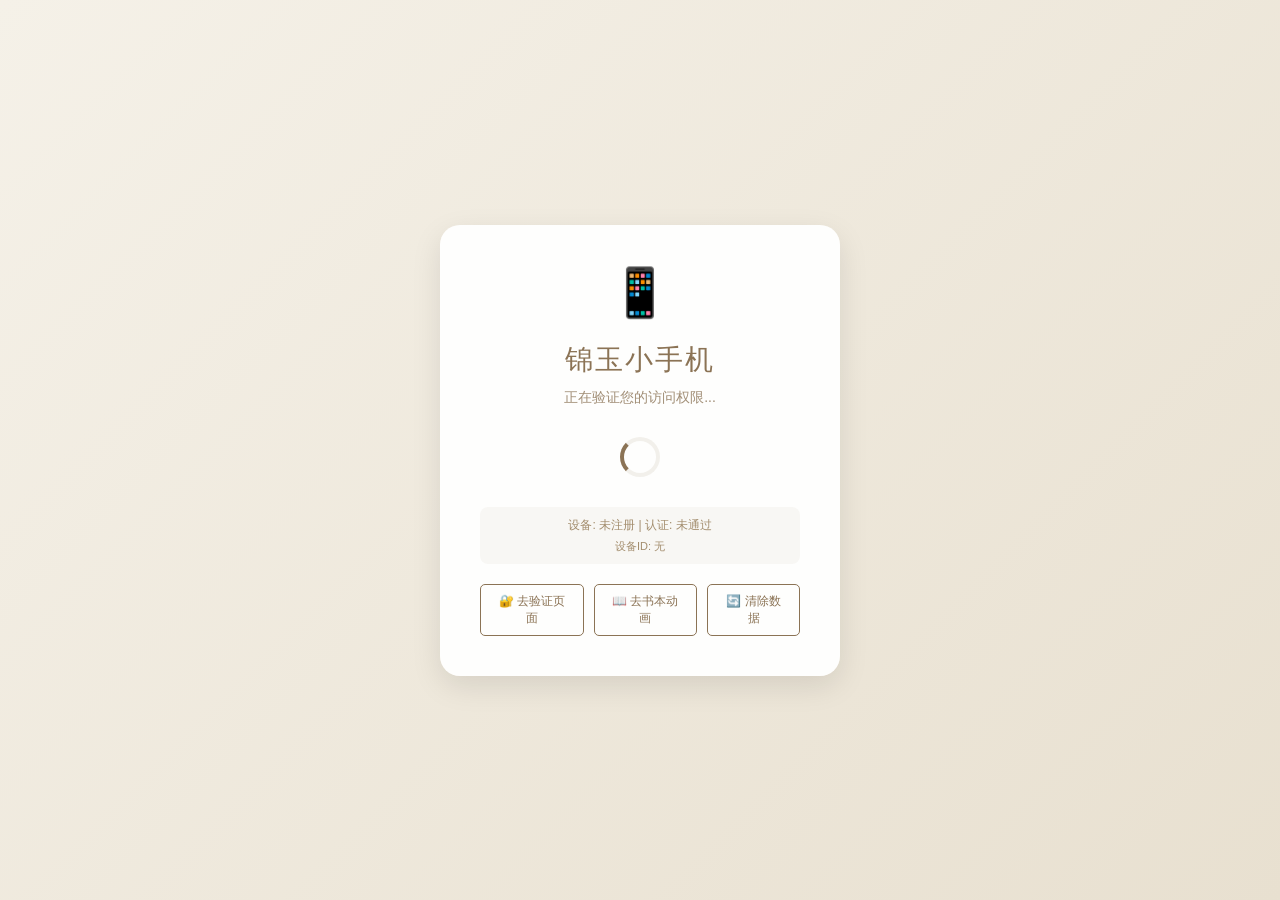
<file: index.html>
<!DOCTYPE html>
<html lang="zh-CN">
<head>
    <meta charset="UTF-8">
    <meta name="viewport" content="width=device-width, initial-scale=1.0">
    <title>锦玉小手机</title>
    <style>

    
    /* 去掉所有点击时的蓝色框框 */
    * {
        outline: none;
        -webkit-tap-highlight-color: transparent;
        -webkit-user-select: none;  /* 防止长按选中文字 */
        -moz-user-select: none;
        -ms-user-select: none;
        user-select: none;
    }
    
    /* 去掉按钮点击时的默认样式 */
    button, a, div {
        -webkit-tap-highlight-color: rgba(0,0,0,0);
        -webkit-touch-callout: none;  /* 防止长按弹出菜单 */
    }



        * {
            margin: 0;
            padding: 0;
            box-sizing: border-box;
        }
        
        body {
            background: linear-gradient(135deg, #f5f1e8 0%, #e8e0d0 100%);
            height: 100vh;
            display: flex;
            justify-content: center;
            align-items: center;
            font-family: 'Microsoft YaHei', sans-serif;
            color: #8b7355;
        }
        
        .loading-container {
            text-align: center;
            padding: 40px;
            background: rgba(255, 255, 255, 0.95);
            border-radius: 20px;
            box-shadow: 0 10px 30px rgba(0, 0, 0, 0.1);
            max-width: 400px;
            width: 90%;
        }
        
        .logo {
            font-size: 48px;
            margin-bottom: 20px;
            animation: float 3s ease-in-out infinite;
        }
        
        @keyframes float {
            0%, 100% { transform: translateY(0); }
            50% { transform: translateY(-10px); }
        }
        
        h1 {
            font-size: 28px;
            font-weight: 300;
            margin-bottom: 10px;
            letter-spacing: 2px;
        }
        
        p {
            font-size: 14px;
            opacity: 0.8;
            margin-bottom: 5px;
        }
        
        .spinner {
            border: 4px solid rgba(139, 115, 85, 0.1);
            border-left-color: #8b7355;
            border-radius: 50%;
            width: 40px;
            height: 40px;
            animation: spin 1s linear infinite;
            margin: 30px auto;
        }
        
        @keyframes spin {
            to { transform: rotate(360deg); }
        }
        
        .status-info {
            font-size: 12px;
            color: #a38d6d;
            margin-top: 20px;
            padding: 10px;
            background: rgba(139, 115, 85, 0.05);
            border-radius: 8px;
        }
        
        .manual-buttons {
            margin-top: 20px;
            display: flex;
            gap: 10px;
            justify-content: center;
        }
        
        .manual-btn {
            padding: 8px 16px;
            border: 1px solid #8b7355;
            background: transparent;
            color: #8b7355;
            border-radius: 5px;
            cursor: pointer;
            font-size: 12px;
            transition: all 0.3s;
        }
        
        .manual-btn:hover {
            background: rgba(139, 115, 85, 0.1);
        }
    </style>
</head>
<body>
    <div class="loading-container">
        <div class="logo">📱</div>
        <h1>锦玉小手机</h1>
        <p>正在验证您的访问权限...</p>
        
        <div class="spinner"></div>
        
        <div class="status-info">
            <div id="statusText">检查认证状态...</div>
            <div id="deviceInfo" style="margin-top: 5px; font-size: 11px;"></div>
        </div>
        
        <!-- 手动操作按钮（开发用） -->
        <div class="manual-buttons">
            <button class="manual-btn" onclick="goToAuth()">🔐 去验证页面</button>
            <button class="manual-btn" onclick="goToBook()">📖 去书本动画</button>
            <button class="manual-btn" onclick="clearData()">🔄 清除数据</button>
        </div>
    </div>
    
    <script>
        // 智能跳转逻辑
        function checkAndRedirect() {
            console.log('🔍 开始检查认证状态...');
            
            const deviceId = localStorage.getItem('jy_device_id');
            const isVerified = localStorage.getItem('jy_is_verified') === 'true';
            const qualificationCode = localStorage.getItem('jy_qualification_code');
            
            // 更新状态显示
            document.getElementById('statusText').textContent = 
                `设备: ${deviceId ? '已注册' : '未注册'} | 认证: ${isVerified ? '已通过' : '未通过'}`;
            
            document.getElementById('deviceInfo').textContent = 
                `设备ID: ${deviceId ? deviceId.substring(0, 8) + '...' : '无'}`;
            
            console.log('认证状态:', { deviceId, isVerified, qualificationCode });
            
            // 判断逻辑
            if (!deviceId || !isVerified || !qualificationCode) {
                // 情况1：未认证 → 去验证页面
                console.log('➡️ 跳转到验证页面 auth.html');
                setTimeout(() => {
                    window.location.href = 'auth.html';
                }, 1500);
            } else {
                // 情况2：已认证 → 去书本动画
                console.log('➡️ 跳转到书本动画 book.html');
                setTimeout(() => {
                    window.location.href = 'book.html';
                }, 1500);
            }
        }
        
        // 手动跳转函数（开发用）
        function goToAuth() {
            console.log('手动跳转到验证页面');
            window.location.href = 'auth.html';
        }
        
        function goToBook() {
            console.log('手动跳转到书本动画');
            window.location.href = 'book.html';
        }
        
        function clearData() {
            if (confirm('确定要清除所有本地数据吗？')) {
                localStorage.clear();
                console.log('数据已清除，刷新页面');
                location.reload();
            }
        }
        
        // 页面加载后启动检查
        window.addEventListener('load', function() {
            console.log('🚀 主入口页面加载完成');
            
            // 显示当前URL信息
            console.log('当前URL:', window.location.href);
            
            // 延迟执行检查，让用户看到加载动画
            setTimeout(checkAndRedirect, 800);
            
            // 3秒后强制检查（防止卡住）
            setTimeout(checkAndRedirect, 3000);
        });
    </script>
</body>
</html>
</file>
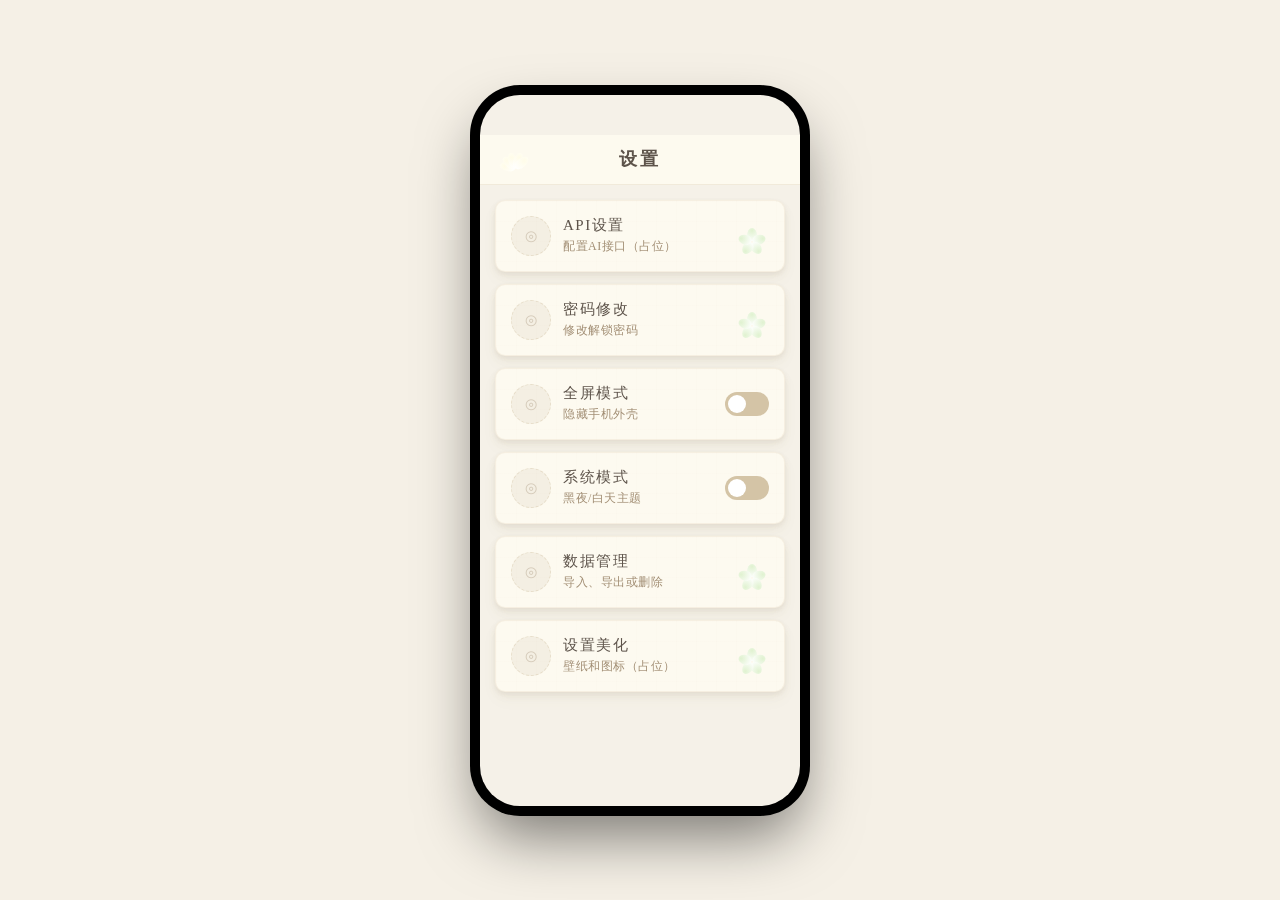
<file: dev/settings-dev.html>
<!DOCTYPE html>
<html lang="zh-CN">
<head>
<meta charset="UTF-8">
<meta name="viewport" content="width=device-width, initial-scale=1.0">
<title>设置 - 锦玉小手机</title>
<style>
* {
    margin: 0;
    padding: 0;
    box-sizing: border-box;
}

body {
    background: #f5f0e6;
    display: flex;
    justify-content: center;
    align-items: center;
    min-height: 100vh;
    margin: 0;
    font-family: 'STKaiti', '楷体', 'KaiTi', serif;
    transition: background 0.3s;
}

.phone-frame {
    width: 320px;
    height: 711px;
    background: #000;
    border-radius: 40px;
    box-shadow: 0 0 0 10px #000, 0 30px 60px rgba(0,0,0,0.5);
    overflow: hidden;
    position: relative;
    transition: all 0.3s;
}

.phone-screen {
    width: 100%;
    height: 100%;
    background: #f5f1e8;
    overflow: hidden;
    display: flex;
    flex-direction: column;
    padding-top: 40px;
    position: relative;
    box-sizing: border-box;
}

/* 顶部标题栏 */
.header {
    width: 100%;
    height: 50px;
    background: rgba(253, 250, 240, 0.95);
    backdrop-filter: blur(10px);
    padding: 0 15px;
    box-sizing: border-box;
    display: flex;
    align-items: center;
    border-bottom: 0.5px solid rgba(212, 196, 166, 0.3);
    position: sticky;
    top: 0;
    z-index: 100;
}

/* 栀子花返回按钮 */
.back-btn {
    width: 40px;
    height: 40px;
    background: transparent;
    border: none;
    cursor: pointer;
    display: flex;
    align-items: center;
    justify-content: center;
    border-radius: 50%;
    transition: 0.2s;
    padding: 0;
}

.back-btn:hover {
    background: rgba(139, 115, 85, 0.1);
}

.gardenia {
    position: relative;
    width: 35px;
    height: 35px;
}

.gardenia .petal {
    position: absolute;
    width: 9px;
    height: 16px;
    background: radial-gradient(circle at 50% 30%, #FFFCE8, #FFFFFF);
    border-radius: 50% 50% 50% 50% / 60% 60% 40% 40%;
    transform-origin: bottom center;
    top: 10px;
    left: 13px;
}

.gardenia .petal:nth-child(1) { transform: rotate(-80deg); }
.gardenia .petal:nth-child(2) { transform: rotate(-50deg); }
.gardenia .petal:nth-child(3) { transform: rotate(-20deg); }
.gardenia .petal:nth-child(4) { transform: rotate(20deg); }
.gardenia .petal:nth-child(5) { transform: rotate(50deg); }

.back-btn:hover .gardenia {
    animation: rotate-gardenia 0.6s ease;
}

@keyframes rotate-gardenia {
    0%, 100% { transform: rotate(0deg); }
    50% { transform: rotate(-15deg); }
}

.header-title {
    flex: 1;
    text-align: center;
    font-size: 18px;
    font-weight: 600;
    color: #5d534a;
    letter-spacing: 3px;
    margin-right: 40px;
}

/* 设置容器 */
.settings-container {
    width: 100%;
    padding: 15px;
    box-sizing: border-box;
    flex: 1;
    overflow-y: auto;
    overflow-x: hidden;
    position: relative;
}

/* 隐藏默认滚动条 */
.settings-container::-webkit-scrollbar {
    width: 12px;
    background: transparent;
}

.settings-container::-webkit-scrollbar-thumb {
    background: transparent;
}

/* 功能卡片 */
.envelope-card {
    width: 100%;
    margin: 0 0 12px 0;
    padding: 15px;
    box-sizing: border-box;
    background: #FDFAF0;
    border: 0.5px solid rgba(212, 196, 166, 0.2);
    border-radius: 10px;
    box-shadow: 
        0 2px 4px rgba(139, 115, 85, 0.08),
        0 4px 8px rgba(139, 115, 85, 0.06),
        0 8px 16px rgba(139, 115, 85, 0.04);
    display: flex;
    align-items: center;
    gap: 12px;
    cursor: pointer;
    transition: all 0.3s cubic-bezier(0.4, 0, 0.2, 1);
    background-image: 
        linear-gradient(rgba(212,196,166,0.02) 1px, transparent 1px),
        linear-gradient(90deg, rgba(212,196,166,0.02) 1px, transparent 1px);
    background-size: 20px 20px;
}

.envelope-card.expandable:hover {
    transform: translateY(-4px);
    box-shadow: 
        0 4px 8px rgba(139, 115, 85, 0.12),
        0 8px 16px rgba(139, 115, 85, 0.08),
        0 16px 32px rgba(139, 115, 85, 0.06);
}

.envelope-card.expandable:hover .seal-area {
    animation: swing 0.5s ease;
}

@keyframes swing {
    0%, 100% { transform: rotate(0deg); }
    25% { transform: rotate(-5deg); }
    50% { transform: rotate(5deg); }
    75% { transform: rotate(-3deg); }
}

/* 印章区域 */
.seal-area {
    width: 40px;
    height: 40px;
    min-width: 40px;
    background: rgba(139, 115, 85, 0.08);
    border-radius: 50%;
    border: 1px dashed rgba(212, 196, 166, 0.4);
    display: flex;
    align-items: center;
    justify-content: center;
    font-size: 18px;
    color: rgba(139, 115, 85, 0.3);
    transition: transform 0.3s ease;
}

/* 内容区 */
.content-area {
    flex: 1;
}

.title {
    font-size: 15px;
    color: #5d534a;
    font-weight: 500;
    margin-bottom: 3px;
    letter-spacing: 1.5px;
}

.desc {
    font-size: 12px;
    color: #8b7355;
    opacity: 0.8;
    letter-spacing: 0.5px;
}

/* 春兰装饰区域 */
.arrow-area {
    width: 35px;
    height: 35px;
    min-width: 35px;
    display: flex;
    align-items: center;
    justify-content: center;
    position: relative;
}

.spring-orchid {
    position: relative;
    width: 35px;
    height: 35px;
}

.orchid-petal {
    position: absolute;
    width: 10px;
    height: 13px;
    background: radial-gradient(circle at 50% 20%, #E0F2D0, #FFFFFF);
    border-radius: 50% 50% 50% 50% / 60% 60% 40% 40%;
    transform-origin: bottom center;
    top: 11px;
    left: 12.5px;
}

.orchid-petal:nth-child(1) { transform: rotate(0deg) translateY(-1px); }
.orchid-petal:nth-child(2) { transform: rotate(72deg) translateY(-1px); }
.orchid-petal:nth-child(3) { transform: rotate(144deg) translateY(-1px); }
.orchid-petal:nth-child(4) { transform: rotate(216deg) translateY(-1px); }
.orchid-petal:nth-child(5) { transform: rotate(288deg) translateY(-1px); }

.envelope-card:hover .spring-orchid {
    animation: rotate-spring 0.8s ease;
}

@keyframes rotate-spring {
    0%, 100% { transform: rotate(0deg); }
    50% { transform: rotate(20deg); }
}

/* 有开关的卡片 */
.envelope-card.has-switch {
    cursor: default;
}

.envelope-card.has-switch:hover {
    transform: none;
}

/* 开关样式 */
.switch {
    position: relative;
    width: 44px;
    height: 24px;
}

.switch input {
    opacity: 0;
    width: 0;
    height: 0;
}

.slider {
    position: absolute;
    cursor: pointer;
    top: 0;
    left: 0;
    right: 0;
    bottom: 0;
    background-color: #d4c4a6;
    transition: 0.3s;
    border-radius: 24px;
}

.slider:before {
    position: absolute;
    content: "";
    height: 18px;
    width: 18px;
    left: 3px;
    bottom: 3px;
    background-color: white;
    transition: 0.3s;
    border-radius: 50%;
}

input:checked + .slider {
    background-color: #8b7355;
}

input:checked + .slider:before {
    transform: translateX(20px);
}

/* 展开面板 */
.detail-panel {
    width: calc(100% - 52px);
    margin: -5px 0 12px 52px;
    padding: 12px;
    box-sizing: border-box;
    background: rgba(245, 241, 232, 0.6);
    border-radius: 8px;
    border-left: 2px solid #d4c4a6;
    display: none;
}

.detail-panel.show {
    display: block;
    animation: slideDown 0.3s ease;
}

@keyframes slideDown {
    from {
        opacity: 0;
        transform: translateY(-10px);
    }
    to {
        opacity: 1;
        transform: translateY(0);
    }
}

.detail-panel input,
.detail-panel select {
    width: 100%;
    padding: 10px;
    margin-bottom: 8px;
    border: 1px solid #d4c4a6;
    border-radius: 6px;
    background: #fff;
    font-family: 'STKaiti', '楷体', 'KaiTi', serif;
    font-size: 13px;
    color: #5d534a;
    box-sizing: border-box;
}

.detail-panel button {
    width: 100%;
    padding: 10px;
    margin-bottom: 8px;
    background: #8b7355;
    color: #fff;
    border: none;
    border-radius: 6px;
    font-family: 'STKaiti', '楷体', 'KaiTi', serif;
    font-size: 14px;
    cursor: pointer;
    transition: 0.2s;
    letter-spacing: 1px;
    box-sizing: border-box;
}

.detail-panel button:last-child {
    margin-bottom: 0;
}

.detail-panel button:hover {
    background: #9C8B7A;
}

.detail-panel button.danger {
    background: #C97C5D;
}

.detail-panel button.danger:hover {
    background: #B36B4D;
}

.detail-panel button:disabled {
    opacity: 0.5;
    cursor: not-allowed;
}

.detail-panel p {
    font-size: 11px;
    color: #8b7355;
    margin: 5px 0 0 0;
    text-align: center;
}

/* 回到顶部按钮 */
.scroll-to-top {
    position: fixed;
    right: 15px;
    bottom: 20px;
    width: 50px;
    height: 50px;
    background: rgba(253, 250, 240, 0.9);
    border-radius: 50%;
    display: flex;
    align-items: center;
    justify-content: center;
    cursor: pointer;
    opacity: 0;
    visibility: hidden;
    transition: all 0.3s ease;
    box-shadow: 0 4px 12px rgba(139, 115, 85, 0.2);
    z-index: 300;
}

.scroll-to-top.show {
    opacity: 1;
    visibility: visible;
}

.scroll-to-top:hover {
    transform: translateY(-3px);
    box-shadow: 0 6px 16px rgba(139, 115, 85, 0.3);
}

.scroll-to-top .narcissus {
    position: relative;
    width: 35px;
    height: 35px;
}

.scroll-to-top .narcissus .petal {
    position: absolute;
    width: 5px;
    height: 14px;
    background: radial-gradient(circle at 50% 30%, #FFFCE8, #FFFFFF);
    border-radius: 50% 50% 50% 50% / 60% 60% 40% 40%;
    transform-origin: bottom center;
    top: 10px;
    left: 15px;
}

.scroll-to-top .narcissus .petal:nth-child(1) { transform: rotate(-30deg) translateY(-1px); }
.scroll-to-top .narcissus .petal:nth-child(2) { transform: rotate(-15deg) translateY(-0.5px); }
.scroll-to-top .narcissus .petal:nth-child(3) { transform: rotate(0deg); }
.scroll-to-top .narcissus .petal:nth-child(4) { transform: rotate(15deg) translateY(-0.5px); }
.scroll-to-top .narcissus .petal:nth-child(5) { transform: rotate(30deg) translateY(-1px); }
.scroll-to-top .narcissus .petal:nth-child(6) { transform: rotate(0deg) translateY(-0.5px); }

/* 黑夜模式 */
body.dark-mode {
    background: #2a2a2a;
}

body.dark-mode .phone-frame {
    box-shadow: 0 0 0 10px #000, 0 30px 60px rgba(0,0,0,0.8);
}

body.dark-mode .phone-screen {
    background: #1a1a1a;
}

body.dark-mode .header {
    background: rgba(42, 42, 42, 0.95);
    border-bottom-color: rgba(255, 255, 255, 0.1);
}

body.dark-mode .header-title {
    color: #e0e0e0;
}

body.dark-mode .back-btn:hover {
    background: rgba(255, 255, 255, 0.1);
}

body.dark-mode .gardenia .petal {
    background: radial-gradient(circle at 50% 30%, #E0D8C0, #C0C0C0);
}

body.dark-mode .envelope-card {
    background: #2a2a2a;
    border-color: rgba(255, 255, 255, 0.1);
}

body.dark-mode .title {
    color: #e0e0e0;
}

body.dark-mode .desc {
    color: #b0b0b0;
}

body.dark-mode .seal-area {
    background: rgba(255, 255, 255, 0.05);
    border-color: rgba(255, 255, 255, 0.2);
    color: rgba(255, 255, 255, 0.3);
}

body.dark-mode .orchid-petal {
    background: radial-gradient(circle at 50% 20%, #C0D8B0, #A0A0A0);
}

body.dark-mode .scroll-to-top {
    background: rgba(42, 42, 42, 0.9);
}

body.dark-mode .scroll-to-top .narcissus .petal {
    background: radial-gradient(circle at 50% 30%, #4A4A3A, #6A6A6A);
}

body.dark-mode .detail-panel {
    background: rgba(42, 42, 42, 0.8);
    border-left-color: rgba(255, 255, 255, 0.2);
}

body.dark-mode .detail-panel input,
body.dark-mode .detail-panel select {
    background: #1a1a1a;
    border-color: rgba(255, 255, 255, 0.2);
    color: #e0e0e0;
}

body.dark-mode .detail-panel button {
    background: #5a5a5a;
}

body.dark-mode .detail-panel button:hover {
    background: #6a6a6a;
}

body.dark-mode .detail-panel button.danger {
    background: #8b4a3a;
}

body.dark-mode .detail-panel p {
    color: #b0b0b0;
}

/* 全屏模式 */
body.fullscreen-mode .phone-frame {
    width: 100vw !important;
    height: 100vh !important;
    border-radius: 0 !important;
    box-shadow: none !important;
}
</style>
</head>
<body>

<!-- 手机外壳 -->
<div class="phone-frame">
    <!-- 手机屏幕 -->
    <div class="phone-screen">
        
        <!-- 顶部标题栏 -->
        <div class="header">
            <button class="back-btn" onclick="goBack()">
                <div class="gardenia">
                    <div class="petal"></div>
                    <div class="petal"></div>
                    <div class="petal"></div>
                    <div class="petal"></div>
                    <div class="petal"></div>
                </div>
            </button>
            <div class="header-title">设置</div>
        </div>
        
        <!-- 设置内容 -->
        <div class="settings-container">
            
            <!-- 1. API设置（占位） -->
            <div class="envelope-card expandable">
                <div class="seal-area">⊙</div>
                <div class="content-area">
                    <div class="title">API设置</div>
                    <div class="desc">配置AI接口（占位）</div>
                </div>
                <div class="arrow-area spring-orchid">
                    <div class="orchid-petal"></div>
                    <div class="orchid-petal"></div>
                    <div class="orchid-petal"></div>
                    <div class="orchid-petal"></div>
                    <div class="orchid-petal"></div>
                </div>
            </div>
            <div class="detail-panel">
                <input type="text" placeholder="API Key" disabled>
                <input type="text" placeholder="API 地址" disabled>
                <select disabled>
                    <option>模型选择</option>
                </select>
                <button disabled>测试连接</button>
                <p>此功能暂未开放</p>
            </div>

            <!-- 2. 密码修改 -->
            <div class="envelope-card expandable">
                <div class="seal-area">⊙</div>
                <div class="content-area">
                    <div class="title">密码修改</div>
                    <div class="desc">修改解锁密码</div>
                </div>
                <div class="arrow-area spring-orchid">
                    <div class="orchid-petal"></div>
                    <div class="orchid-petal"></div>
                    <div class="orchid-petal"></div>
                    <div class="orchid-petal"></div>
                    <div class="orchid-petal"></div>
                </div>
            </div>
            <div class="detail-panel">
                <input type="password" id="oldPassword" placeholder="输入旧密码">
                <input type="password" id="newPassword" placeholder="输入新密码">
                <input type="password" id="confirmPassword" placeholder="再次确认">
                <button onclick="changePassword()">保存密码</button>
            </div>

            <!-- 3. 全屏模式 -->
            <div class="envelope-card has-switch">
                <div class="seal-area">⊙</div>
                <div class="content-area">
                    <div class="title">全屏模式</div>
                    <div class="desc">隐藏手机外壳</div>
                </div>
                <label class="switch">
                    <input type="checkbox" id="fullscreenSwitch">
                    <span class="slider"></span>
                </label>
            </div>

            <!-- 4. 系统模式 -->
            <div class="envelope-card has-switch">
                <div class="seal-area">⊙</div>
                <div class="content-area">
                    <div class="title">系统模式</div>
                    <div class="desc">黑夜/白天主题</div>
                </div>
                <label class="switch">
                    <input type="checkbox" id="darkModeSwitch">
                    <span class="slider"></span>
                </label>
            </div>

            <!-- 5. 数据管理 -->
            <div class="envelope-card expandable">
                <div class="seal-area">⊙</div>
                <div class="content-area">
                    <div class="title">数据管理</div>
                    <div class="desc">导入、导出或删除</div>
                </div>
                <div class="arrow-area spring-orchid">
                    <div class="orchid-petal"></div>
                    <div class="orchid-petal"></div>
                    <div class="orchid-petal"></div>
                    <div class="orchid-petal"></div>
                    <div class="orchid-petal"></div>
                </div>
            </div>
            <div class="detail-panel">
                <button onclick="importData()">导入数据</button>
                <button onclick="exportData()">导出数据</button>
                <button onclick="deleteAllData()" class="danger">删除所有数据</button>
                <input type="file" id="importFile" accept=".json" style="display:none;">
            </div>

            <!-- 6. 设置美化（占位） -->
            <div class="envelope-card expandable">
                <div class="seal-area">⊙</div>
                <div class="content-area">
                    <div class="title">设置美化</div>
                    <div class="desc">壁纸和图标（占位）</div>
                </div>
                <div class="arrow-area spring-orchid">
                    <div class="orchid-petal"></div>
                    <div class="orchid-petal"></div>
                    <div class="orchid-petal"></div>
                    <div class="orchid-petal"></div>
                    <div class="orchid-petal"></div>
                </div>
            </div>
            <div class="detail-panel">
                <button disabled>更换壁纸</button>
                <button disabled>更换图标</button>
                <p>此功能暂未开放</p>
            </div>
            
        </div>
        
    </div>
</div>

<!-- 回到顶部按钮 -->
<div class="scroll-to-top" id="scrollToTop">
    <div class="narcissus">
        <div class="petal"></div>
        <div class="petal"></div>
        <div class="petal"></div>
        <div class="petal"></div>
        <div class="petal"></div>
        <div class="petal"></div>
    </div>
</div>

<script>
// 1. 展开/收起
document.querySelectorAll('.envelope-card.expandable').forEach(card => {card.addEventListener('click', function() {
        const panel = this.nextElementSibling;
        if (panel && panel.classList.contains('detail-panel')) {
            if (panel.classList.contains('show')) {
                panel.classList.remove('show');
                setTimeout(() => panel.style.display = 'none', 300);
            } else {
                panel.style.display = 'block';
                setTimeout(() => panel.classList.add('show'), 10);
            }
        }
    });
});

// 2. 密码修改
function changePassword() {
    const oldPwd = document.getElementById('oldPassword').value;
    const newPwd = document.getElementById('newPassword').value;
    const confirmPwd = document.getElementById('confirmPassword').value;
    
    const currentPwd = localStorage.getItem('password') || '1234';
    
    if (!oldPwd || !newPwd || !confirmPwd) {
        alert('请填写完整');
        return;
    }
    
    if (oldPwd !== currentPwd) {
        alert('旧密码错误');
        return;
    }
    
    if (newPwd !== confirmPwd) {
        alert('两次密码不一致');
        return;
    }
    
    if (newPwd.length !== 4 || !/^\d+$/.test(newPwd)) {
        alert('密码必须是4位数字');
        return;
    }
    
    localStorage.setItem('password', newPwd);
    alert('密码修改成功');
    
    document.getElementById('oldPassword').value = '';
    document.getElementById('newPassword').value = '';
    document.getElementById('confirmPassword').value = '';
}

// 3. 全屏模式
document.getElementById('fullscreenSwitch').addEventListener('change', function() {
    if (this.checked) {
        document.body.classList.add('fullscreen-mode');
        localStorage.setItem('fullscreen', 'true');
    } else {
        document.body.classList.remove('fullscreen-mode');
        localStorage.setItem('fullscreen', 'false');
    }
});

// 4. 黑夜模式
document.getElementById('darkModeSwitch').addEventListener('change', function() {
    if (this.checked) {
        document.body.classList.add('dark-mode');
        localStorage.setItem('darkMode', 'true');
    } else {
        document.body.classList.remove('dark-mode');
        localStorage.setItem('darkMode', 'false');
    }
});

// 5. 导出数据
function exportData() {
    const data = {};
    for (let key in localStorage) {
        if (localStorage.hasOwnProperty(key)) {
            data[key] = localStorage[key];
        }
    }
    data.exportTime = new Date().toISOString();
    
    const json = JSON.stringify(data, null, 2);
    const blob = new Blob([json], { type: 'application/json' });
    const url = URL.createObjectURL(blob);
    const a = document.createElement('a');
    a.href = url;
    a.download = '锦玉数据_' + new Date().toLocaleDateString().replace(/\//g, '-') + '.json';
    a.click();
    URL.revokeObjectURL(url);
    
    alert('数据导出成功');
}

// 6. 导入数据
function importData() {
    document.getElementById('importFile').click();
}

document.getElementById('importFile').addEventListener('change', function(e) {
    const file = e.target.files[0];
    if (!file) return;
    
    const reader = new FileReader();
    reader.onload = function(event) {
        try {
            const data = JSON.parse(event.target.result);
            
            if (confirm('确定导入数据吗？当前设置将被覆盖')) {
                for (let key in data) {
                    if (key !== 'exportTime') {
                        localStorage.setItem(key, data[key]);
                    }
                }
                alert('导入成功，即将刷新页面');
                location.reload();
            }
        } catch (err) {
            alert('文件格式错误');
        }
    };
    reader.readAsText(file);
    
    this.value = '';
});

// 7. 删除所有数据
function deleteAllData() {
    if (confirm('确定要删除所有数据吗？此操作不可恢复！')) {
        if (confirm('再次确认：真的要删除吗？')) {
            localStorage.clear();
            alert('数据已清除，即将刷新页面');
            location.reload();
        }
    }
}

// 8. 回到顶部按钮
const scrollToTopBtn = document.getElementById('scrollToTop');
const settingsContainer = document.querySelector('.settings-container');

if (scrollToTopBtn && settingsContainer) {
    // 监听滚动
    settingsContainer.addEventListener('scroll', function() {
        if (this.scrollTop > 100) {
            scrollToTopBtn.classList.add('show');
        } else {
            scrollToTopBtn.classList.remove('show');
        }
    });
    
    // 点击回到顶部
    scrollToTopBtn.addEventListener('click', function() {
        settingsContainer.scrollTo({
            top: 0,
            behavior: 'smooth'
        });
    });
}

// 9. 页面加载时恢复设置
window.addEventListener('load', function() {
    // 恢复全屏模式
    if (localStorage.getItem('fullscreen') === 'true') {
        document.body.classList.add('fullscreen-mode');
        document.getElementById('fullscreenSwitch').checked = true;
    }
    
    // 恢复黑夜模式
    if (localStorage.getItem('darkMode') === 'true') {
        document.body.classList.add('dark-mode');
        document.getElementById('darkModeSwitch').checked = true;
    }
});

// 10. 返回按钮
function goBack() {
    window.history.back();
}
</script>

</body>
</html>
</file>
